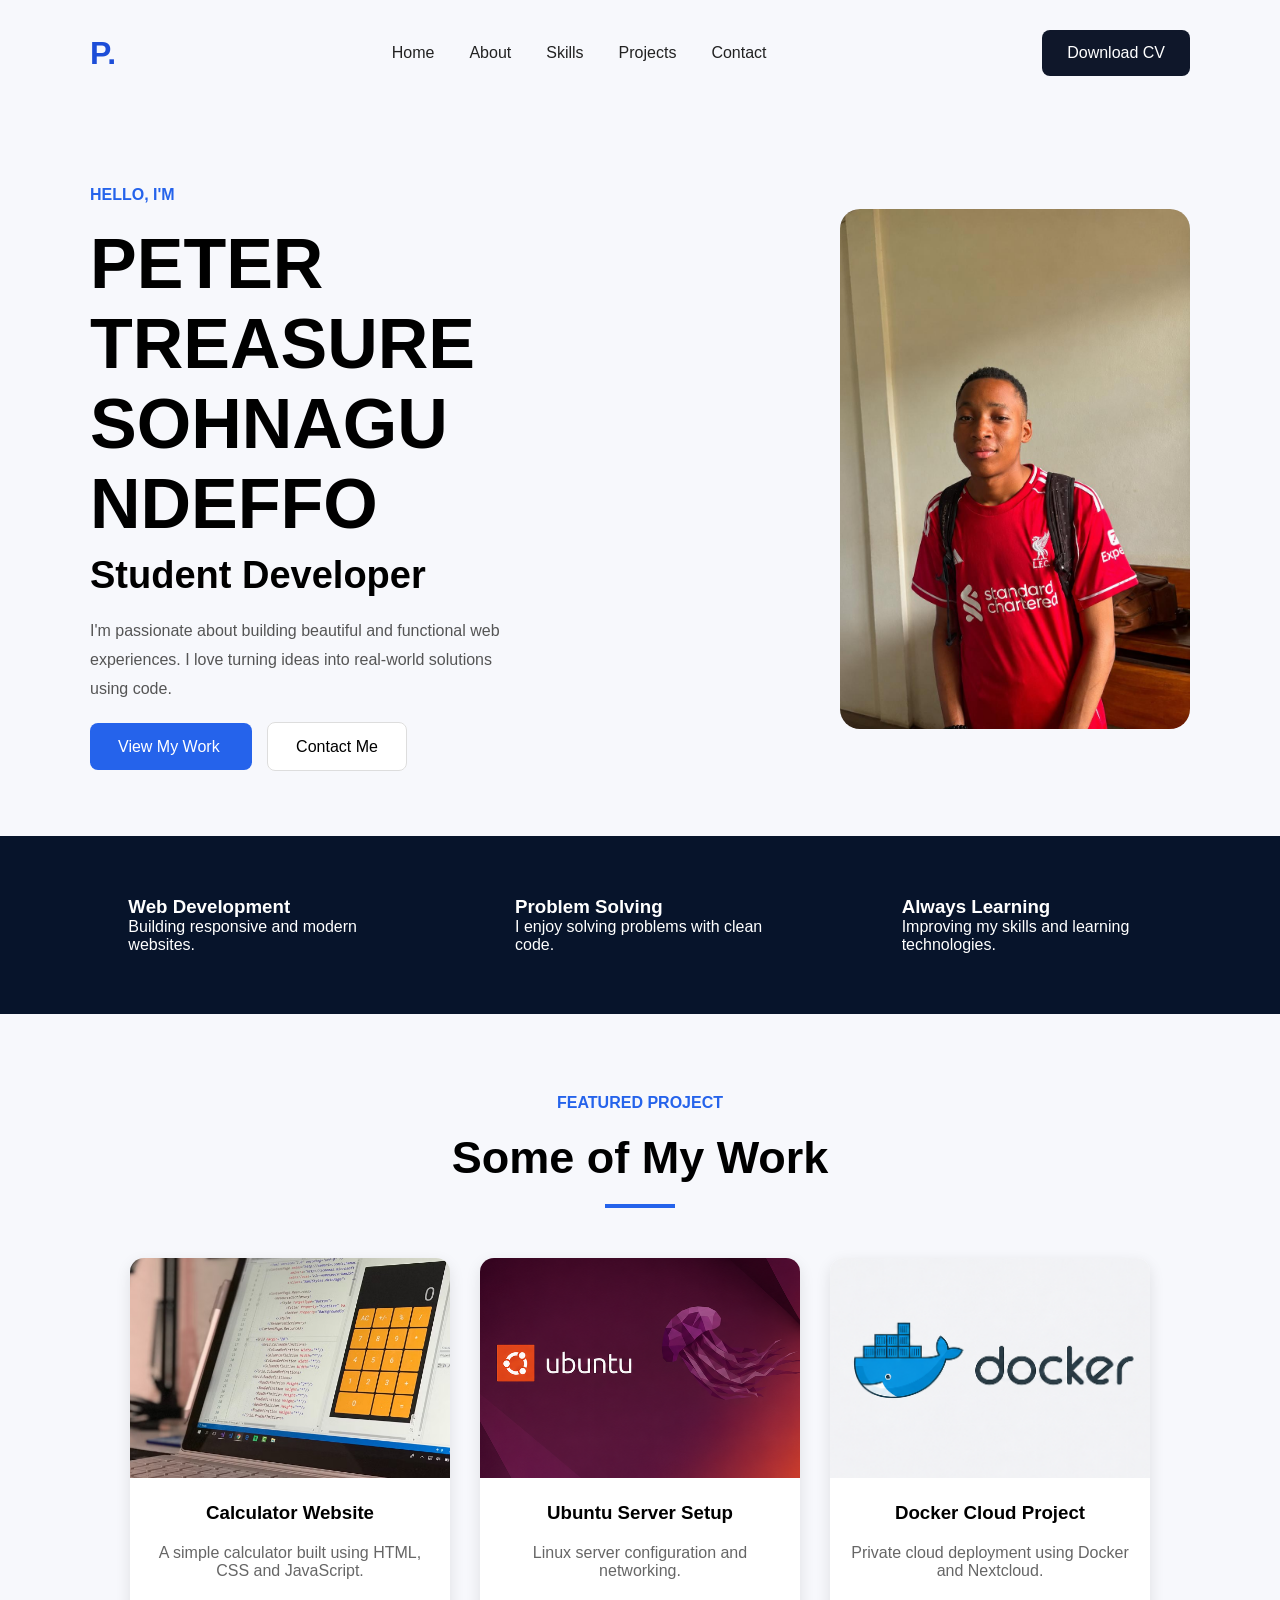
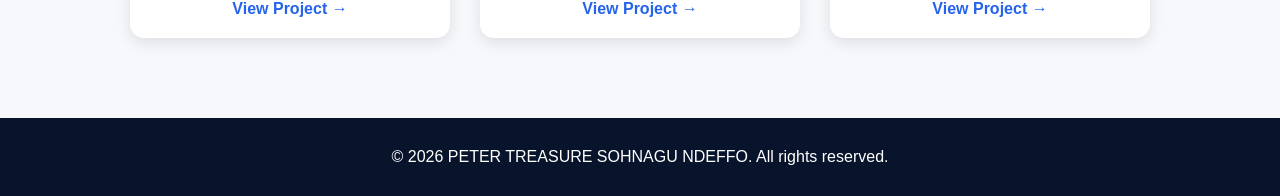
<file: index.html>
<!DOCTYPE html>
<html lang="en">
<head>
    <meta charset="UTF-8">
    <meta name="viewport" content="width=device-width, initial-scale=1.0">
    <title>PETER TREASURE SOHNAGU NDEFFO| Portfolio</title>
    <link rel="stylesheet" href="style.css">
</head>
<body>

    <!-- NAVBAR -->
    <header>
        <nav class="navbar">
            <div class="logo">P.</div>

            <ul class="nav-links">
                <li><a class="active" href="index.html">Home</a></li>
                <li><a href="about.html">About</a></li>
                <li><a href="skills.html">Skills</a></li>
                <li><a href="projects.html">Projects</a></li>
                <li><a href="contact.html">Contact</a></li>
            </ul>

                   <a href="PETER_TREASURE_SOHNAGU_NDEFFO_CV.pdf"
download
class="cv-btn">
    Download CV
</a>
        </nav>
    </header>

    <!-- HERO SECTION -->
    <section class="hero">

        <div class="hero-text">

            <p class="hello">
                HELLO, I'M
            </p>

            <h1>
               PETER TREASURE SOHNAGU NDEFFO
            </h1>

            <h2>
                Student Developer
            </h2>

            <p class="description">
                I'm passionate about building beautiful and functional
                web experiences. I love turning ideas into real-world
                solutions using code.
            </p>

            <div class="buttons">
                <a href="projects.html" class="blue-btn">
                    View My Work
                </a>

                <a href="contact.html" class="white-btn">
                    Contact Me
                </a>
            </div>

        </div>

        <!-- PROFILE IMAGE -->
        <div class="hero-image">

            <div class="circle-bg"></div>

            <img src="profile2.jpeg" alt="Profile">

            <div class="blue-dot"></div>

        </div>

    </section>

    <!-- FEATURE SECTION -->
    <section class="features">

        <div class="feature-box">
            <h3>Web Development</h3>
            <p>
                Building responsive and modern websites.
            </p>
        </div>

        <div class="feature-box">
            <h3>Problem Solving</h3>
            <p>
                I enjoy solving problems with clean code.
            </p>
        </div>

        <div class="feature-box">
            <h3>Always Learning</h3>
            <p>
                Improving my skills and learning technologies.
            </p>
        </div>

    </section>

    <!-- MY WORK -->
    <section class="work">

        <p class="featured">
            FEATURED PROJECT
        </p>

        <h2>
            Some of My Work
        </h2>

        <div class="line"></div>

        <div class="cards">

            <div class="card">
                <img src="images\calculator.avif">

                <h3>Calculator Website</h3>

                <p>
                    A simple calculator built using
                    HTML, CSS and JavaScript.
                </p>

                <a href="projects.html">
                    View Project →
                </a>
            </div>

            <div class="card">
                <img src="images\ubuntu.jpg.png">

                <h3>Ubuntu Server Setup</h3>

                <p>
                    Linux server configuration
                    and networking.
                </p>

                <a href="projects.html">
                    View Project →
                </a>
            </div>

            <div class="card">
                <img src="docker.jpg.png">

                <h3>Docker Cloud Project</h3>

                <p>
                    Private cloud deployment
                    using Docker and Nextcloud.
                </p>

                <a href="projects.html">
                    View Project →
                </a>
            </div>

        </div>

    </section>

    <!-- FOOTER -->
    <footer>
        <p>
            © 2026 PETER TREASURE SOHNAGU NDEFFO. All rights reserved.
        </p>
    </footer>
    <script>
          const reveals = document.querySelectorAll('.reveal');
  const obs = new IntersectionObserver(entries => {
    entries.forEach(e => {
      if (e.isIntersecting) { e.target.classList.add('visible'); obs.unobserve(e.target); }
    });
  }, { threshold: 0.1 });
  reveals.forEach(r => obs.observe(r));
</script>
</body>

</html>
</file>
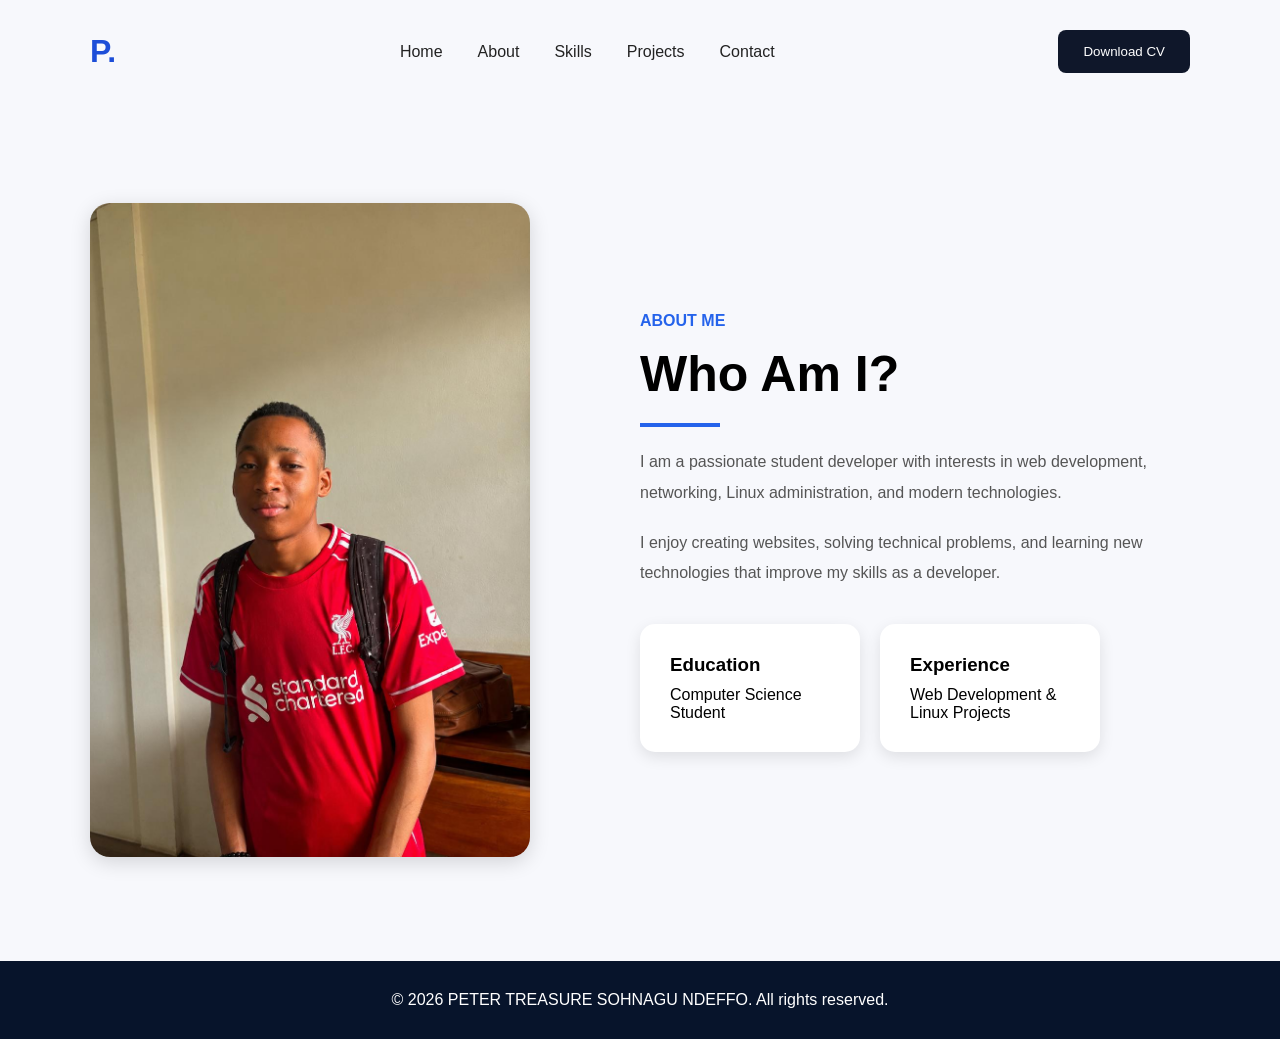
<file: about.html>
<!DOCTYPE html>
<html lang="en">
<head>
    <meta charset="UTF-8">
    <meta name="viewport" content="width=device-width, initial-scale=1.0">
    <title>About | Peter Treasure</title>
    <link rel="stylesheet" href="style.css">
</head>
<body>

    <!-- NAVBAR -->
    <header>
        <nav class="navbar">

            <div class="logo">P.</div>

            <ul class="nav-links">
                <li><a href="index.html">Home</a></li>
                <li><a class="active" href="about.html">About</a></li>
                <li><a href="skills.html">Skills</a></li>
                <li><a href="projects.html">Projects</a></li>
                <li><a href="contact.html">Contact</a></li>
            </ul>

            <button class="cv-btn">
                Download CV
            </button>

        </nav>
    </header>

    <!-- ABOUT SECTION -->

    <section class="about-page">

        <div class="about-image">
            <img src="profile2.jpeg" alt="Profile">
        </div>

        <div class="about-content">

            <p class="section-title">
                ABOUT ME
            </p>

            <h1>
                Who Am I?
            </h1>

            <div class="line-left"></div>

            <p class="about-text">
                I am a passionate student developer with interests
                in web development, networking, Linux administration,
                and modern technologies.
            </p>

            <p class="about-text">
                I enjoy creating websites, solving technical problems,
                and learning new technologies that improve my skills
                as a developer.
            </p>

            <div class="about-cards">

                <div class="info-card">
                    <h3>Education</h3>
                    <p>
                        Computer Science Student
                    </p>
                </div>

                <div class="info-card">
                    <h3>Experience</h3>
                    <p>
                        Web Development & Linux Projects
                    </p>
                </div>

            </div>

        </div>

    </section>

    <!-- FOOTER -->

    <footer>
        <p>
            © 2026 PETER TREASURE SOHNAGU NDEFFO. All rights reserved.
        </p>
    </footer>

</body>
</html>
</file>
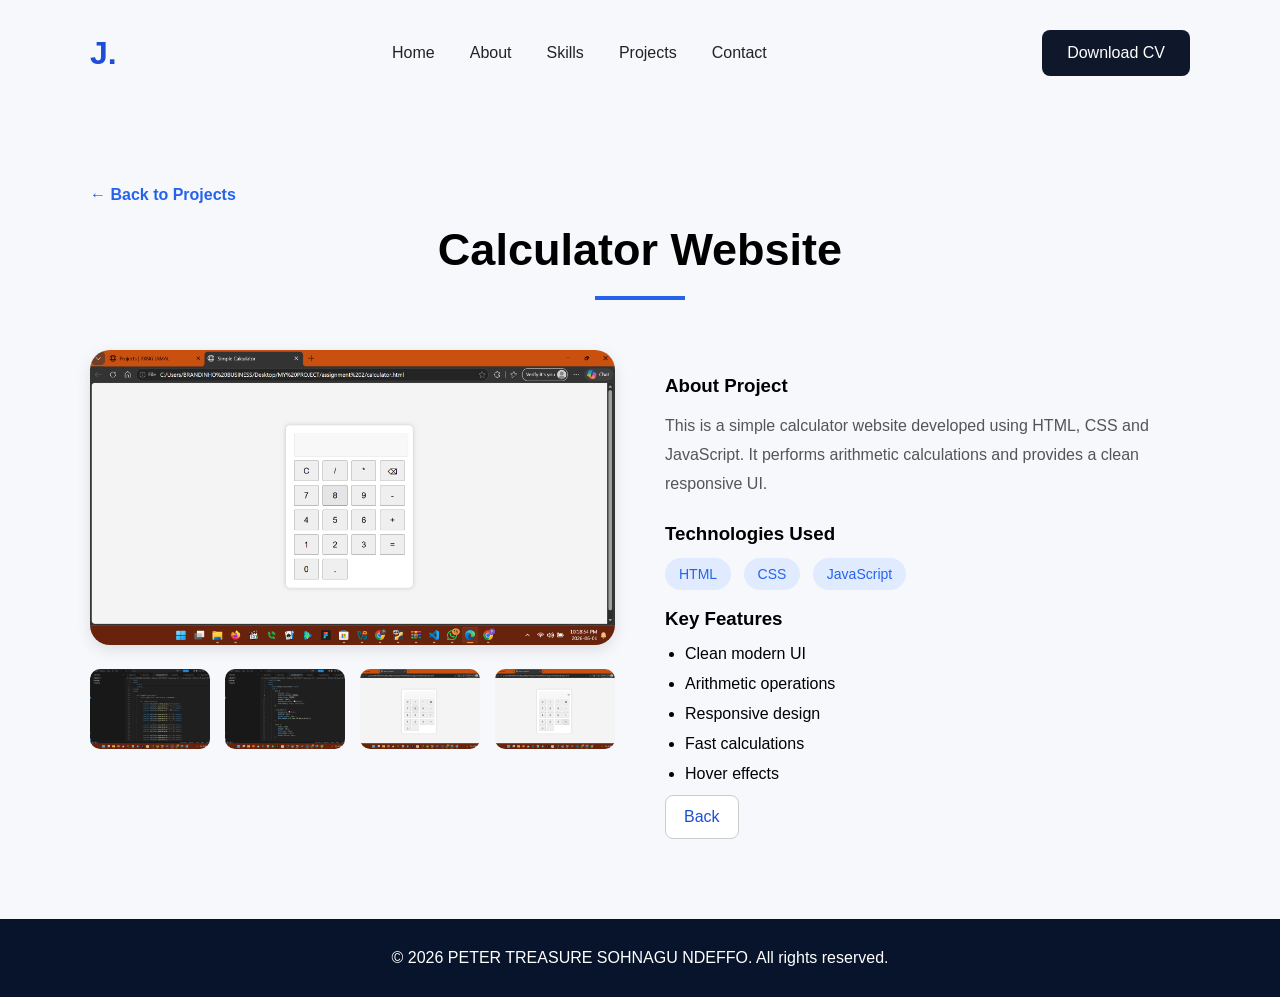
<file: calculator-project.html>
<!DOCTYPE html>
<html lang="en">
<head>
<meta charset="UTF-8">
<meta name="viewport"
content="width=device-width, initial-scale=1.0">

<title>Calculator Website</title>

<link rel="stylesheet" href="style.css">
</head>

<body>

<header>
    <nav class="navbar">

        <div class="logo">J.</div>

        <ul class="nav-links">
            <li><a href="index.html">Home</a></li>
            <li><a href="about.html">About</a></li>
            <li><a href="skills.html">Skills</a></li>
            <li><a class="active"
            href="projects.html">
            Projects
            </a></li>

            <li><a href="contact.html">
            Contact
            </a></li>
        </ul>

               <a href="PETER_TREASURE_SOHNAGU_NDEFFO_CV.pdf"
download
class="cv-btn">
    Download CV
</a>

    </nav>
</header>

<section class="single-project">

    <a href="projects.html"
    class="back-link">
    ← Back to Projects
    </a>

    <h1>
        Calculator Website
    </h1>

    <div class="line-center"></div>

    <div class="project-layout">

        <!-- LEFT -->
<div class="project-images">

    <img
    id="mainProjectImage"
    src="images\proofcal3.png"
    class="main-image">

    <div class="thumbnail-gallery">

        <img
        src="images\proofcal1.png"
        onclick="changeImage(this)">

        <img
        src="images\proofcal2.png"
        onclick="changeImage(this)">

        <img
        src="images\proofcal3.png"
        onclick="changeImage(this)">

        <img
        src="images\proofcal4.png"
        onclick="changeImage(this)">

    </div>

        </div>

        <!-- RIGHT -->

        <div class="project-info">

            <h3>About Project</h3>

            <p>
                This is a simple calculator
                website developed using HTML,
                CSS and JavaScript. It performs
                arithmetic calculations and
                provides a clean responsive UI.
            </p>

            <h3>
                Technologies Used
            </h3>

            <div class="tech-stack">
                <span>HTML</span>
                <span>CSS</span>
                <span>JavaScript</span>
            </div>

            <h3>
                Key Features
            </h3>

            <ul class="feature-list">
                <li>Clean modern UI</li>
                <li>Arithmetic operations</li>
                <li>Responsive design</li>
                <li>Fast calculations</li>
                <li>Hover effects</li>
            </ul>

            <div class="project-buttons">


                <a href="projects.html"
                class="code-btn">
                    Back
                </a>

            </div>

        </div>

    </div>

</section>

<footer>
    <p>
        © 2026 PETER TREASURE SOHNAGU NDEFFO.
        All rights reserved.
    </p>
</footer>

</body>
<script>
function changeImage(image){
    document.getElementById(
    "mainProjectImage"
    ).src = image.src;
}
</script>
</html>
</file>
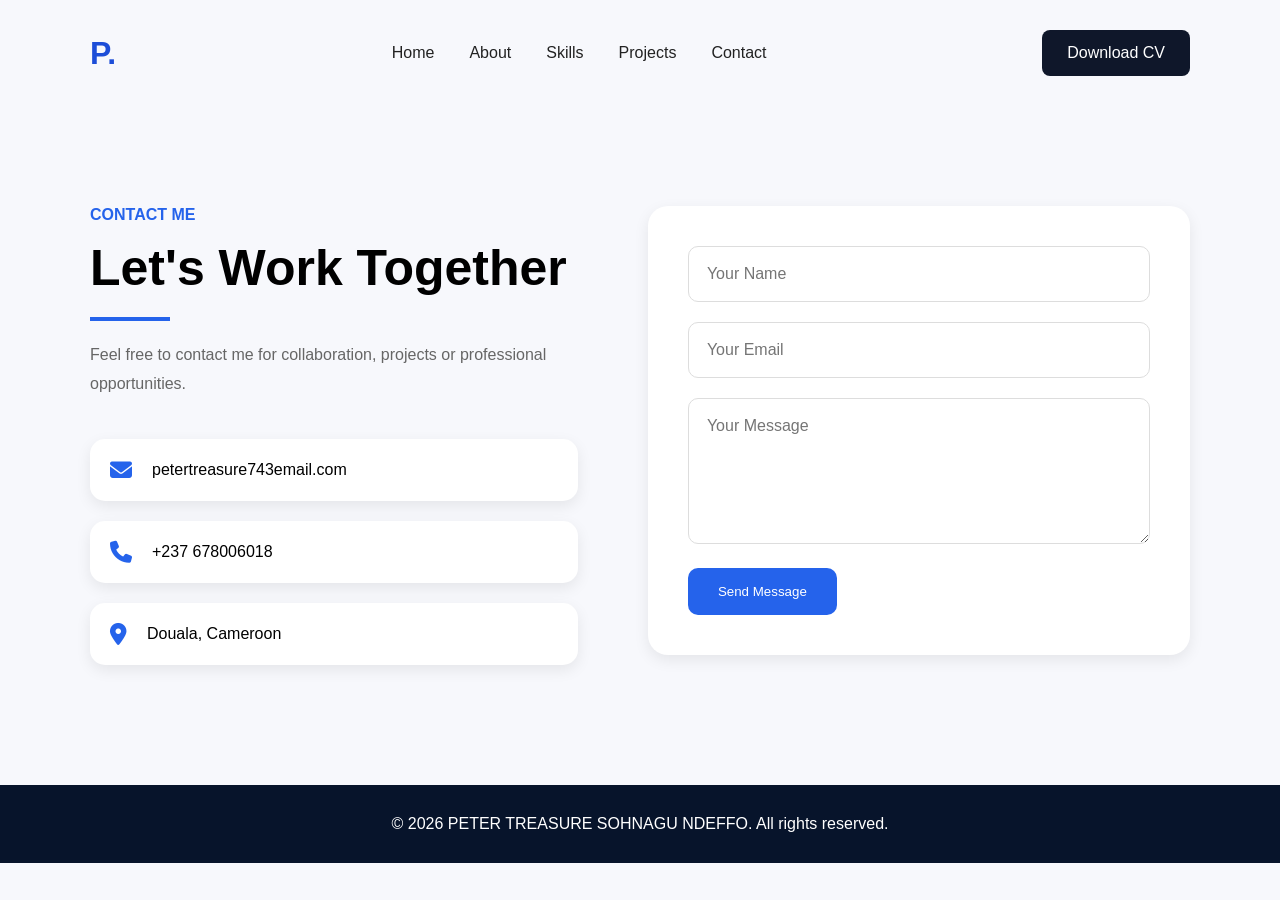
<file: contact.html>
<!DOCTYPE html>
<html lang="en">
<head>
    <meta charset="UTF-8">
    <meta name="viewport" content="width=device-width, initial-scale=1.0">
    <title>Contact | PETER TREASURE SOHNAGU NDEFFO</title>
    <link rel="stylesheet" href="style.css">

    <!-- ICONS -->
    <link rel="stylesheet"
    href="https://cdnjs.cloudflare.com/ajax/libs/font-awesome/6.5.1/css/all.min.css">
</head>
<body>

    <!-- NAVBAR -->
    <header>
        <nav class="navbar">

            <div class="logo">P.</div>

            <ul class="nav-links">
                <li><a href="index.html">Home</a></li>
                <li><a href="about.html">About</a></li>
                <li><a href="skills.html">Skills</a></li>
                <li><a href="projects.html">Projects</a></li>
                <li><a class="active" href="contact.html">Contact</a></li>
            </ul>

                   <a href="PETER_TREASURE_SOHNAGU_NDEFFO_CV.pdf"
download
class="cv-btn">
    Download CV
</a>

        </nav>
    </header>

    <!-- CONTACT SECTION -->

    <section class="contact-page">

        <div class="contact-left">

            <p class="section-title">
                CONTACT ME
            </p>

            <h1>
                Let's Work Together
            </h1>

            <div class="line-left"></div>

            <p class="contact-description">
                Feel free to contact me for collaboration,
                projects or professional opportunities.
            </p>

            <div class="contact-info">

                <div class="contact-box">
                    <i class="fas fa-envelope"></i>
                    <span>petertreasure743email.com</span>
                </div>

                <div class="contact-box">
                    <i class="fas fa-phone"></i>
                    <span>+237 678006018</span>
                </div>

                <div class="contact-box">
                    <i class="fas fa-location-dot"></i>
                    <span>Douala, Cameroon</span>
                </div>

            </div>

        </div>

        <!-- CONTACT FORM -->

        <div class="contact-right">

            <form>

                <input type="text"
                placeholder="Your Name" required>

                <input type="email"
                placeholder="Your Email" required>

                <textarea
                placeholder="Your Message"
                rows="6"></textarea>

                <button type="submit"
                class="send-btn">
                    Send Message
                </button>

            </form>

        </div>

    </section>

    <!-- FOOTER -->

    <footer>
        <p>
            © 2026 PETER TREASURE SOHNAGU NDEFFO. All rights reserved.
        </p>
    </footer>

</body>
</html>
</file>
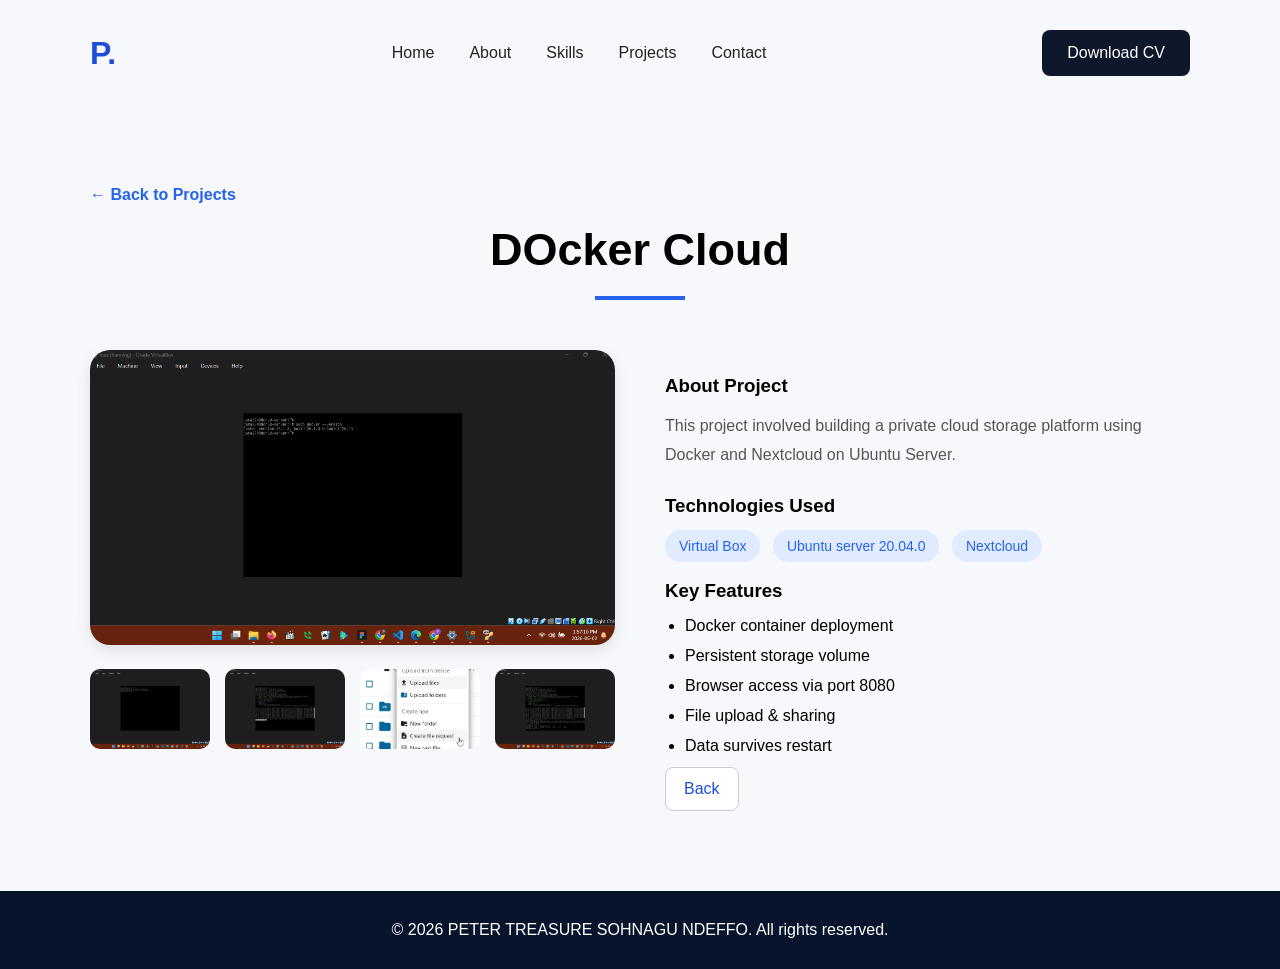
<file: docker-cloud proof.html>
<!DOCTYPE html>
<html lang="en">
<head>
<meta charset="UTF-8">
<meta name="viewport"
content="width=device-width, initial-scale=1.0">

<title>Docker Cloud</title>

<link rel="stylesheet" href="style.css">
</head>

<body>

<header>
    <nav class="navbar">

        <div class="logo">P.</div>

        <ul class="nav-links">
            <li><a href="index.html">Home</a></li>
            <li><a href="about.html">About</a></li>
            <li><a href="skills.html">Skills</a></li>
            <li><a class="active"
            href="projects.html">
            Projects
            </a></li>

            <li><a href="contact.html">
            Contact
            </a></li>
        </ul>

              <a href="PETER_TREASURE_SOHNAGU_NDEFFO_CV.pdf"
download
class="cv-btn">
    Download CV
</a>

    </nav>
</header>

<section class="single-project">

    <a href="projects.html"
    class="back-link">
    ← Back to Projects
    </a>

    <h1>
        DOcker Cloud
    </h1>

    <div class="line-center"></div>

    <div class="project-layout">

        <!-- LEFT -->
<div class="project-images">

    <img
    id="mainProjectImage"
    src="images\proofdock1.png"
    class="main-image">

    <div class="thumbnail-gallery">

        <img
        src="images\proofdock1.png"
        onclick="changeImage(this)">

        <img
        src="images\proofdock2.png"
        onclick="changeImage(this)">

        <img
        src="images\proofdock3.jpg"
        onclick="changeImage(this)">

        <img
        src="images\proofdock4.png"
        onclick="changeImage(this)">
        

    </div>

        </div>

        <!-- RIGHT -->

        <div class="project-info">

            <h3>About Project</h3>

            <p>
This project involved building a private cloud storage 
platform using Docker 
and Nextcloud on Ubuntu Server.
            </p>

            <h3>
                Technologies Used
            </h3>

            <div class="tech-stack">
                <span>Virtual Box</span>
                <span>Ubuntu server 20.04.0</span>
                <span>Nextcloud</span>
            </div>

            <h3>
                Key Features
            </h3>

            <ul class="feature-list">
        <li> Docker container deployment</li>
            <li>Persistent storage volume</li>
            <li>Browser access via port 8080</li>
            <li>File upload & sharing</li>
            <li>Data survives restart</li>
                
            </ul>

            <div class="project-buttons">


                <a href="projects.html"
                class="code-btn">
                    Back
                </a>

            </div>

        </div>

    </div>

</section>

<footer>
    <p>
        © 2026 PETER TREASURE SOHNAGU NDEFFO.
        All rights reserved.
    </p>
</footer>

</body>
<script>
function changeImage(image){
    document.getElementById(
    "mainProjectImage"
    ).src = image.src;
}
    // Open image
mainImage.addEventListener("click", () => {
    modal.style.display = "flex";
    expandedImage.src = mainImage.src;
    zoomLevel = 1;
    expandedImage.style.transform = "scale(1)";
});

// Close modal
closeBtn.addEventListener("click", () => {
    modal.style.display = "none";
});

// Click outside closes
modal.addEventListener("click", (e) => {
    if (e.target === modal) {
        modal.style.display = "none";
    }
});

// Zoom on click
expandedImage.addEventListener("click", () => {
    zoomLevel += 0.5;

    if (zoomLevel > 3) {
        zoomLevel = 1;
    }

    expandedImage.style.transform =
        `scale(${zoomLevel})`;
});
</script>
</html>
</file>
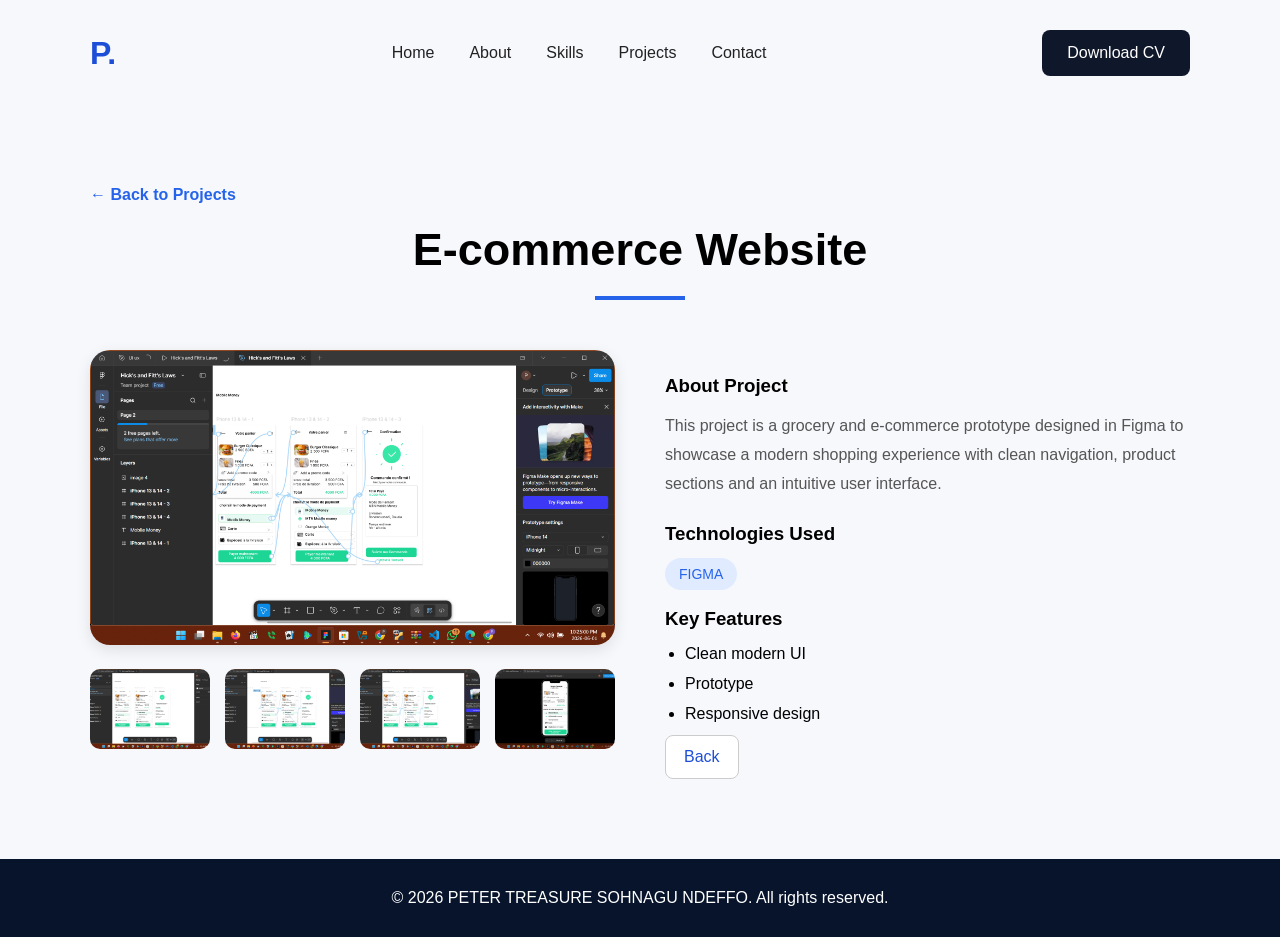
<file: grocerywebsite-project.html>
<!DOCTYPE html>
<html lang="en">
<head>
<meta charset="UTF-8">
<meta name="viewport"
content="width=device-width, initial-scale=1.0">

<title>E-commerce Website</title>

<link rel="stylesheet" href="style.css">
</head>

<body>

<header>
    <nav class="navbar">

        <div class="logo">P.</div>

        <ul class="nav-links">
            <li><a href="index.html">Home</a></li>
            <li><a href="about.html">About</a></li>
            <li><a href="skills.html">Skills</a></li>
            <li><a class="active"
            href="projects.html">
            Projects
            </a></li>

            <li><a href="contact.html">
            Contact
            </a></li>
        </ul>

            <a href="PETER_TREASURE_SOHNAGU_NDEFFO_CV.pdf"
download
class="cv-btn">
    Download CV
</a>
    </nav>
</header>

<section class="single-project">

    <a href="projects.html"
    class="back-link">
    ← Back to Projects
    </a>

    <h1>
       E-commerce Website
    </h1>

    <div class="line-center"></div>

    <div class="project-layout">

        <!-- LEFT -->
<div class="project-images">

    <img
    id="mainProjectImage"
    src="images\prooffig3.png"
    class="main-image">

    <div class="thumbnail-gallery">

        <img
        src="images\prooffig1.png"
        onclick="changeImage(this)">

        <img
        src="images\prooffig2.png"
        onclick="changeImage(this)">

        <img
        src="images\prooffig3.png"
        onclick="changeImage(this)">

        <img
        src="images\prooffig4.png"
        onclick="changeImage(this)">

    </div>

        </div>

        <!-- RIGHT -->

        <div class="project-info">

            <h3>About Project</h3>

            <p>
                This project is a grocery and e-commerce
prototype designed in Figma to showcase
a modern shopping experience with clean
navigation, product sections and an
intuitive user interface.
            </p>

            <h3>
                Technologies Used
            </h3>

            <div class="tech-stack">
                <span>FIGMA</span>
            </div>

            <h3>
                Key Features
            </h3>

            <ul class="feature-list">
                <li>Clean modern UI</li>
                <li>Prototype</li>
                <li>Responsive design</li>
                
            </ul>

            <div class="project-buttons">


                <a href="projects.html"
                class="code-btn">
                    Back
                </a>

            </div>

        </div>

    </div>

</section>

<footer>
    <p>
        © 2026 PETER TREASURE SOHNAGU NDEFFO.
        All rights reserved.
    </p>
</footer>

</body>
<script>
function changeImage(image){
    document.getElementById(
    "mainProjectImage"
    ).src = image.src;
}
</script>
</html>
</file>
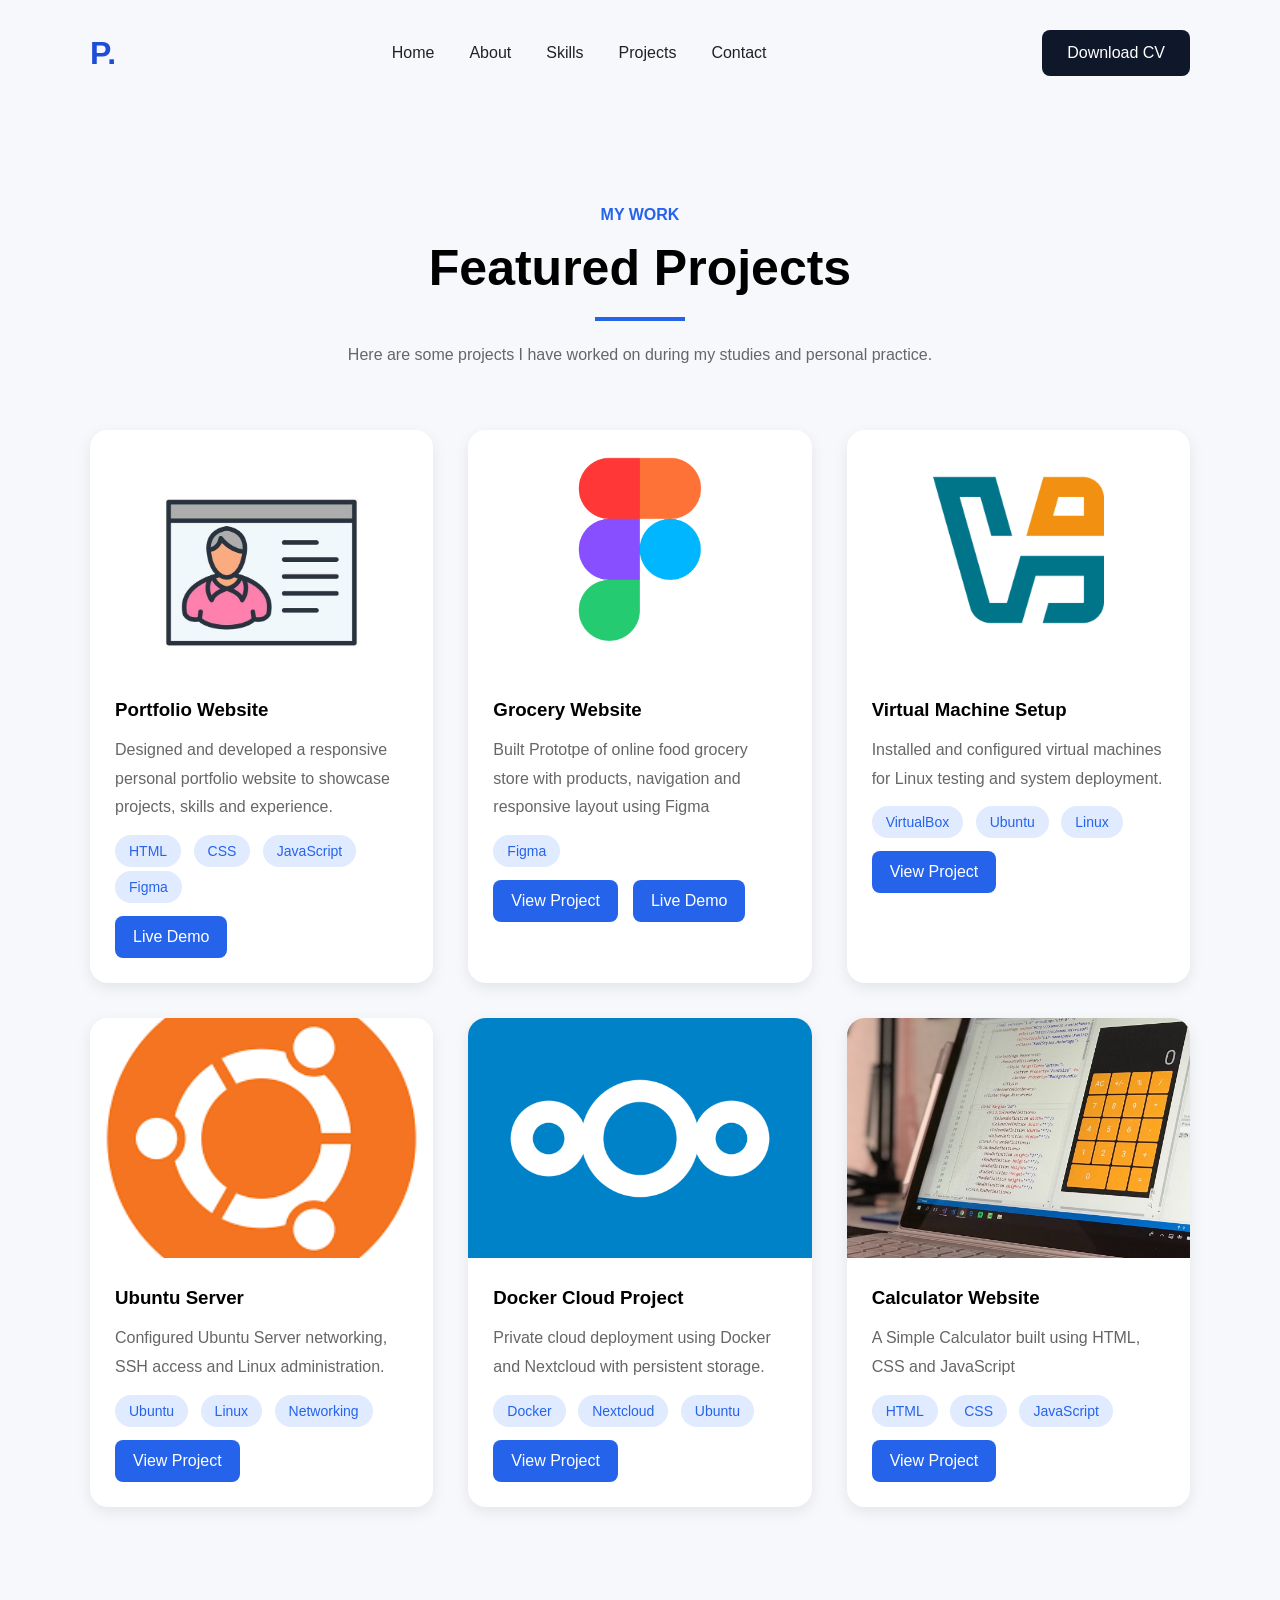
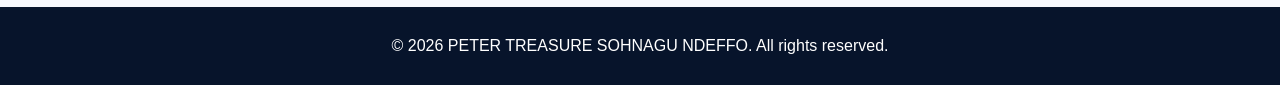
<file: projects.html>
<!DOCTYPE html>
<html lang="en">
<head>
    <meta charset="UTF-8">
    <meta name="viewport" content="width=device-width, initial-scale=1.0">
    <title>Projects | PETER TREASURE SOHNAGU NDEFFO</title>
    <link rel="stylesheet" href="style.css">
</head>
<body>

<header>
    <nav class="navbar">

        <div class="logo">P.</div>

        <ul class="nav-links">
            <li><a href="index.html">Home</a></li>
            <li><a href="about.html">About</a></li>
            <li><a href="skills.html">Skills</a></li>
            <li><a class="active" href="projects.html">Projects</a></li>
            <li><a href="contact.html">Contact</a></li>
        </ul>

        <a href="PETER_TREASURE_SOHNAGU_NDEFFO_CV.pdf"
download
class="cv-btn">
    Download CV
</a>

    </nav>
</header>

<section class="projects-page">

    <div class="projects-header">

        <p class="section-title">
            MY WORK
        </p>

        <h1>
            Featured Projects
        </h1>

        <div class="line-center"></div>

        <p class="projects-description">
            Here are some projects I have worked on
            during my studies and personal practice.
        </p>

    </div>

    <div class="projects-grid">

        <!-- PORTFOLIO -->

        <div class="project-card">
            <img src="images\portfolio_logo.jpg">

            <div class="project-content">
                <h3>Portfolio Website</h3>

                <p>
                    Designed and developed a responsive
                    personal portfolio website to showcase
                    projects, skills and experience.
                </p>

                <div class="tech-stack">
                    <span>HTML</span>
                    <span>CSS</span>
                    <span>JavaScript</span><br></br>
                    <span>Figma</span>
                </div>

                <div class="project-buttons">
                    <a href="https://portfolio-peter-treasure.vercel.app"
                    target="_blank"
                    class="live-btn">
                        Live Demo
                    </a>

                 
                </div>
            </div>
        </div>

        <!-- E-COMMERCE -->

        <div class="project-card">
            <img src="images/figma.png">

            <div class="project-content">
                <h3>Grocery Website</h3>

                <p>
                    Built Prototpe of online food grocery store
                    with products, navigation and
                    responsive layout using Figma
                </p>

                <div class="tech-stack">
                    <span>Figma</span>
                </div>

                <div class="project-buttons">
                    <a href="grocerywebsite-project.html"
                    
                    class="live-btn">
                       View Project
                    </a>
                       <a href="https://www.figma.com/proto/eSbsTU2SOwypz7mSZrmr6m/TP-UI-UX-Design?node-id=37-9&t=VnLMiFQODiqNyZEf-1"
                    target="_blank"
                    class="live-btn">
                       Live Demo
                    </a>

                   
                </div>
            </div>
        </div>

        <!-- VIRTUAL MACHINE -->

        <div class="project-card">
            <img src="images/VM2.png">

            <div class="project-content">
                <h3>Virtual Machine Setup</h3>

                <p>
                    Installed and configured virtual
                    machines for Linux testing and
                    system deployment.
                </p>

                <div class="tech-stack">
                    <span>VirtualBox</span>
                    <span>Ubuntu</span>
                    <span>Linux</span>
                </div>

                <div class="project-buttons">
                    <a href="virtualmachine-project.html"
                    class="live-btn">
                        View Project
                    </a>

                 
                </div>
            </div>
        </div>

        <!-- UBUNTU SERVER -->

        <div class="project-card">
            <img src="images\ubuntu server.png">

            <div class="project-content">
                <h3>Ubuntu Server</h3>

                <p>
                    Configured Ubuntu Server networking,
                    SSH access and Linux administration.
                </p>

                <div class="tech-stack">
                    <span>Ubuntu</span>
                    <span>Linux</span>
                    <span>Networking</span>
                </div>

                <div class="project-buttons">
                    <a href="ubuntu-project.html"
                    class="live-btn">
                        View Project
                    </a>

                   
                </div>
            </div>
        </div>

        <!-- DOCKER CLOUD -->

        <div class="project-card">
            <img src="images\nextcloud_icon.png">

            <div class="project-content">
                <h3>Docker Cloud Project</h3>

                <p>
                    Private cloud deployment using
                    Docker and Nextcloud with
                    persistent storage.
                </p>

                <div class="tech-stack">
                    <span>Docker</span>
                    <span>Nextcloud</span>
                    <span>Ubuntu</span>
                </div>

                <div class="project-buttons">
                    <a href="docker-cloud proof.html"
                    class="live-btn">
                        View Project
                    </a>

            </div>
            </div>
        </div>

        <!-- CALCULATOR WEBSITE -->

        <div class="project-card">
            <img src="images\calculator.avif">

            <div class="project-content">
                <h3>Calculator Website</h3>

                <p>
                   A Simple Calculator built using HTML, CSS and JavaScript
                </p>

                <div class="tech-stack">
                    <span>HTML</span>
                    <span>CSS</span>
                    <span>JavaScript</span>
                </div>

                <div class="project-buttons">
                    <a href="calculator-project.html"
                    class="live-btn">
                        View Project
                    </a>
                </div>
            </div>
        </div>

    </div>
    

    </div>

</section>

<footer>
    <p>
        © 2026 PETER TREASURE SOHNAGU NDEFFO. All rights reserved.
    </p>
</footer>

</body>
</html>
</file>
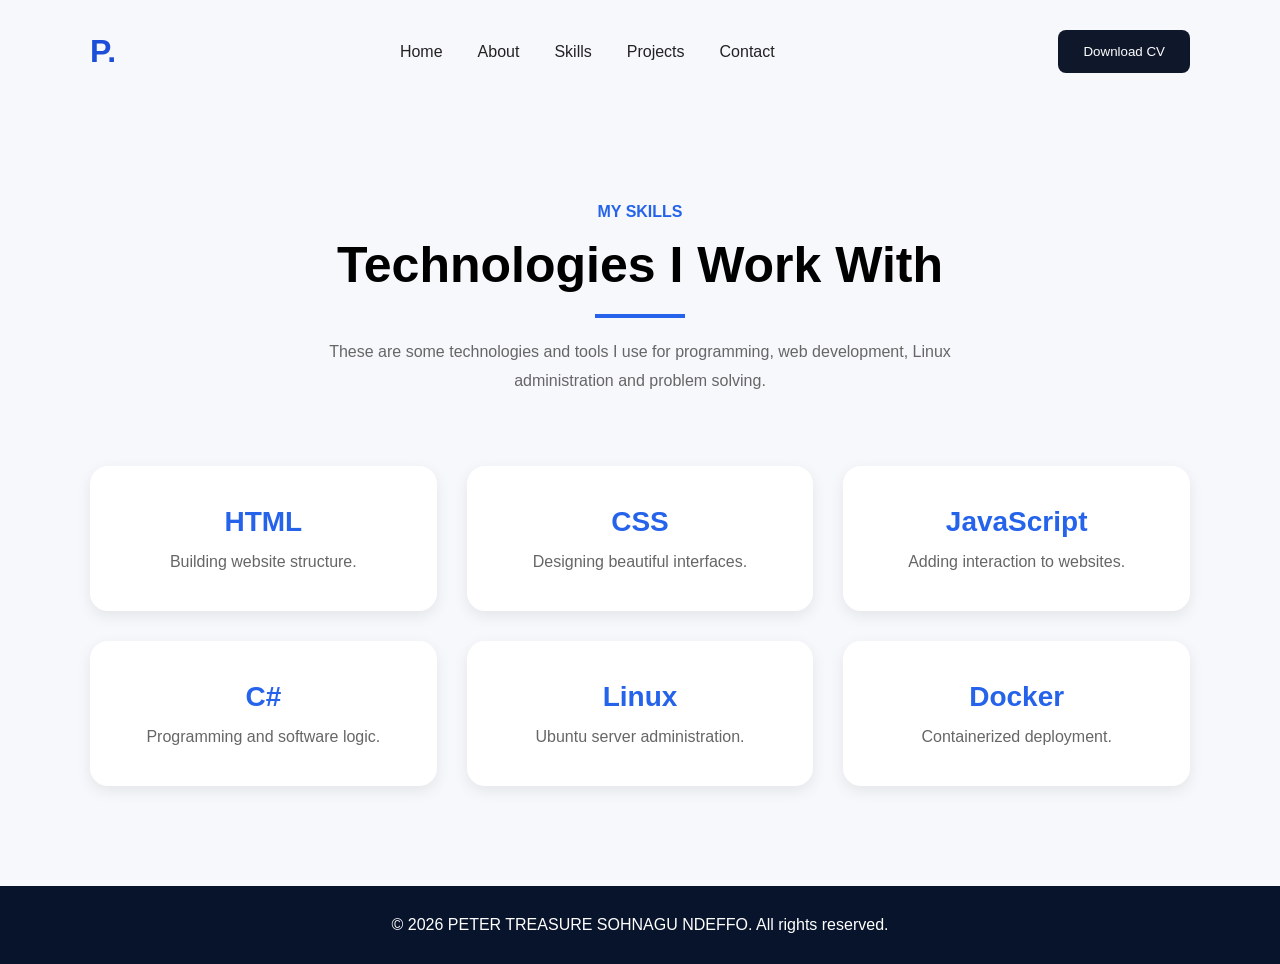
<file: skills.html>
<!DOCTYPE html>
<html lang="en">
<head>
    <meta charset="UTF-8">
    <meta name="viewport" content="width=device-width, initial-scale=1.0">
    <title>Skills | PETER TREASURE SOHNAGU NDEFFO</title>
    <link rel="stylesheet" href="style.css">
</head>
<body>

    <!-- NAVBAR -->
    <header>
        <nav class="navbar">

            <div class="logo">P.</div>

            <ul class="nav-links">
                <li><a href="index.html">Home</a></li>
                <li><a href="about.html">About</a></li>
                <li><a class="active" href="skills.html">Skills</a></li>
                <li><a href="projects.html">Projects</a></li>
                <li><a href="contact.html">Contact</a></li>
            </ul>

            <button class="cv-btn">
                Download CV
            </button>

        </nav>
    </header>

    <!-- SKILLS SECTION -->

    <section class="skills-page">

        <div class="skills-header">

            <p class="section-title">
                MY SKILLS
            </p>

            <h1>
                Technologies I Work With
            </h1>

            <div class="line-center"></div>

            <p class="skills-description">
                These are some technologies and tools
                I use for programming, web development,
                Linux administration and problem solving.
            </p>

        </div>

        <div class="skills-grid">

            <div class="skill-card">
                <h3>HTML</h3>
                <p>Building website structure.</p>
            </div>

            <div class="skill-card">
                <h3>CSS</h3>
                <p>Designing beautiful interfaces.</p>
            </div>

            <div class="skill-card">
                <h3>JavaScript</h3>
                <p>Adding interaction to websites.</p>
            </div>

            <div class="skill-card">
                <h3>C#</h3>
                <p>Programming and software logic.</p>
            </div>

            <div class="skill-card">
                <h3>Linux</h3>
                <p>Ubuntu server administration.</p>
            </div>

            <div class="skill-card">
                <h3>Docker</h3>
                <p>Containerized deployment.</p>
            </div>

        </div>

    </section>

    <!-- FOOTER -->

    <footer>
        <p>
            © 2026 PETER TREASURE SOHNAGU NDEFFO. All rights reserved.
        </p>
    </footer>

</body>
</html>
</file>
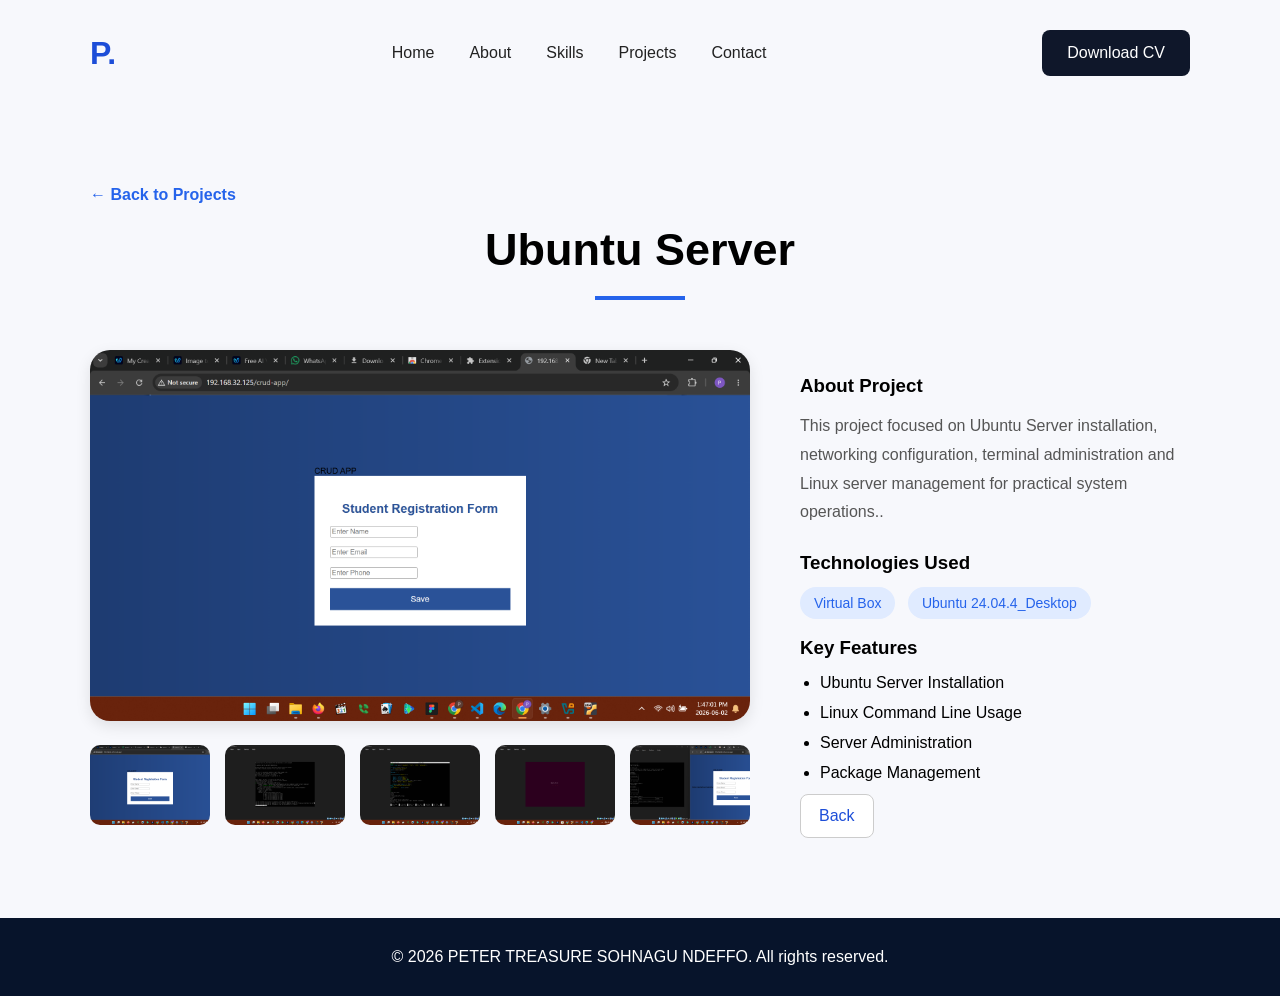
<file: ubuntu-project.html>
<!DOCTYPE html>
<html lang="en">
<head>
<meta charset="UTF-8">
<meta name="viewport"
content="width=device-width, initial-scale=1.0">

<title>Calculator Website</title>

<link rel="stylesheet" href="style.css">
</head>

<body>

<header>
    <nav class="navbar">

        <div class="logo">P.</div>

        <ul class="nav-links">
            <li><a href="index.html">Home</a></li>
            <li><a href="about.html">About</a></li>
            <li><a href="skills.html">Skills</a></li>
            <li><a class="active"
            href="projects.html">
            Projects
            </a></li>

            <li><a href="contact.html">
            Contact
            </a></li>
        </ul>

              <a href="PETER_TREASURE_SOHNAGU_NDEFFO_CV.pdf"
download
class="cv-btn">
    Download CV
</a>

    </nav>
</header>

<section class="single-project">

    <a href="projects.html"
    class="back-link">
    ← Back to Projects
    </a>

    <h1>
        Ubuntu Server
    </h1>

    <div class="line-center"></div>

    <div class="project-layout">

        <!-- LEFT -->
<div class="project-images">

    <img
    id="mainProjectImage"
    src="images\proofub1.png"
    class="main-image">

    <div class="thumbnail-gallery">

        <img
        src="images\proofub1.png"
        onclick="changeImage(this)">

        <img
        src="images\proofub3.png"
        onclick="changeImage(this)">

        <img
        src="images\proofub4.png"
        onclick="changeImage(this)">

        <img
        src="images\proofub5.png"
        onclick="changeImage(this)">
         <img
        src="images\proofub8.png"
        onclick="changeImage(this)">
        

    </div>

        </div>

        <!-- RIGHT -->

        <div class="project-info">

            <h3>About Project</h3>

            <p>
 This project focused on Ubuntu Server
installation, networking configuration,
terminal administration and Linux server
management for practical system operations..
            </p>

            <h3>
                Technologies Used
            </h3>

            <div class="tech-stack">
                <span>Virtual Box</span>
                <span>Ubuntu 24.04.4_Desktop</span>
            </div>

            <h3>
                Key Features
            </h3>

            <ul class="feature-list">
                <li>Ubuntu Server Installation</li>
                <li>Linux Command Line Usage</li>
                <li>Server Administration</li>
                <li>Package Management</li>

            </ul>

            <div class="project-buttons">


                <a href="projects.html"
                class="code-btn">
                    Back
                </a>

            </div>

        </div>

    </div>

</section>

<footer>
    <p>
        © 2026 PETER TREASURE SOHNAGU NDEFFO.
        All rights reserved.
    </p>
</footer>

</body>
<script>
function changeImage(image){
    document.getElementById(
    "mainProjectImage"
    ).src = image.src;
}
</script>
</html>
</file>
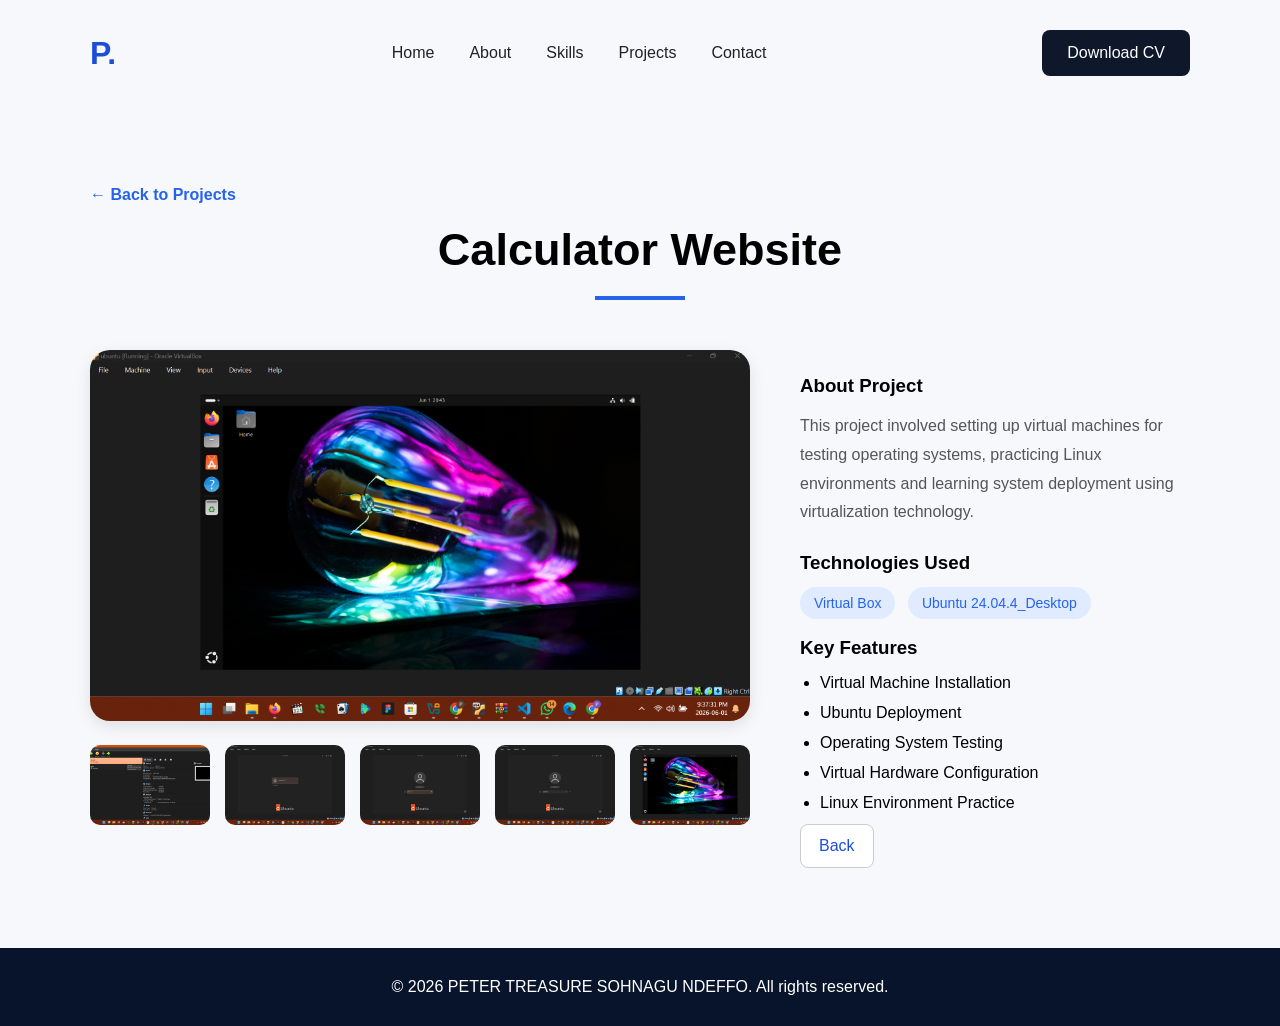
<file: virtualmachine-project.html>
<!DOCTYPE html>
<html lang="en">
<head>
<meta charset="UTF-8">
<meta name="viewport"
content="width=device-width, initial-scale=1.0">

<title>Calculator Website</title>

<link rel="stylesheet" href="style.css">
</head>

<body>

<header>
    <nav class="navbar">

        <div class="logo">P.</div>

        <ul class="nav-links">
            <li><a href="index.html">Home</a></li>
            <li><a href="about.html">About</a></li>
            <li><a href="skills.html">Skills</a></li>
            <li><a class="active"
            href="projects.html">
            Projects
            </a></li>

            <li><a href="contact.html">
            Contact
            </a></li>
        </ul>

              <a href="PETER_TREASURE_SOHNAGU_NDEFFO_CV.pdf"
download
class="cv-btn">
    Download CV
</a>

    </nav>
</header>

<section class="single-project">

    <a href="projects.html"
    class="back-link">
    ← Back to Projects
    </a>

    <h1>
        Calculator Website
    </h1>

    <div class="line-center"></div>

    <div class="project-layout">

        <!-- LEFT -->
<div class="project-images">

    <img
    id="mainProjectImage"
    src="images\proof6(VM).png"
    class="main-image">

    <div class="thumbnail-gallery">

        <img
        src="images\proof1(VM).png"
        onclick="changeImage(this)">

        <img
        src="images\proof3(VM).png"
        onclick="changeImage(this)">

        <img
        src="images\proof4(VM).png"
        onclick="changeImage(this)">

        <img
        src="images\proof5(VM).png"
        onclick="changeImage(this)">
         <img
        src="images\proof6(VM).png"
        onclick="changeImage(this)">
        

    </div>

        </div>

        <!-- RIGHT -->

        <div class="project-info">

            <h3>About Project</h3>

            <p>
           This project involved setting up virtual
machines for testing operating systems,
practicing Linux environments and learning
system deployment using virtualization
technology.
            </p>

            <h3>
                Technologies Used
            </h3>

            <div class="tech-stack">
                <span>Virtual Box</span>
                <span>Ubuntu 24.04.4_Desktop</span>
            </div>

            <h3>
                Key Features
            </h3>

            <ul class="feature-list">
                <li>Virtual Machine Installation</li>
                <li>Ubuntu Deployment</li>
                <li>Operating System Testing</li>
                <li>Virtual Hardware Configuration</li>
                <li>Linux Environment Practice</li>
                
            </ul>

            <div class="project-buttons">


                <a href="projects.html"
                class="code-btn">
                    Back
                </a>

            </div>

        </div>

    </div>

</section>

<footer>
    <p>
        © 2026 PETER TREASURE SOHNAGU NDEFFO.
        All rights reserved.
    </p>
</footer>

</body>
<script>
function changeImage(image){
    document.getElementById(
    "mainProjectImage"
    ).src = image.src;
}
</script>
</html>
</file>
<file: style.css>
*{
    margin:0;
    padding:0;
    box-sizing:border-box;
    font-family:Arial, sans-serif;
}

body{
    background:#f7f8fc;
}

/* NAVBAR */

.navbar{
    display:flex;
    justify-content:space-between;
    align-items:center;
    padding:30px 90px;
}

.logo{
    font-size:32px;
    font-weight:bold;
    color:#1d4ed8;
}

.nav-links{
    display:flex;
    list-style:none;
    gap:35px;
}

.nav-links a{
    text-decoration:none;
    color:#222;
    font-weight:500;
    position:relative;
    transition:0.3s ease;
    padding-bottom:5px;
}

/* HOVER EFFECT */

.nav-links a:hover{
    color:#2563eb;
}

/* UNDERLINE ANIMATION */

.nav-links a::after{
    content:'';
    position:absolute;
    left:0;
    bottom:0;
    width:0%;
    height:2px;
    background:#2563eb;
    transition:0.3s ease;
}

.nav-links a:hover::after{
    width:100%;
}

/* ACTIVE PAGE */

.active{
    color:#2563eb;
}

.active::after{
    width:100%;

}

.active{
    color:#2563eb;
}

.cv-btn{
    background:#0f172a;
    color:white;
    border:none;
    padding:14px 25px;
    border-radius:8px;
    cursor:pointer;
    transition:0.3s ease;
    text-decoration: none;
}

/* HOVER EFFECT */

.cv-btn:hover{
    background:#2563eb;
    transform:translateY(-3px);
    box-shadow:0 8px 20px rgba(37,99,235,0.3);
}

/* HERO */

.hero{
    display:flex;
    justify-content:space-between;
    align-items:center;
    padding:80px 90px;
}

.hero-text{
    width:50%;
}

.hello{
    color:#2563eb;
    font-weight:bold;
    margin-bottom:20px;
}

.hero h1{
    font-size:70px;
    margin-bottom:10px;
}

.hero h2{
    font-size:38px;
    margin-bottom:20px;
}

.description{
    color:#555;
    line-height:1.8;
    width:80%;
}

.buttons{
    margin-top:35px;
}

.blue-btn{
    background:#2563eb;
    color:white;
    text-decoration:none;
    padding:15px 28px;
    border-radius:8px;
    margin-right:15px;
}

.white-btn{
    background:white;
    border:1px solid #ddd;
    text-decoration:none;
    color:black;
    padding:15px 28px;
    border-radius:8px;
}

.hero-image{
    position:relative;
}

.circle-bg{
    width:350px;
    height:350px;
    background:#e5e7eb;
    border-radius:50%;
    position:absolute;
}

.hero-image img{
    width:350px;
    position:relative;
    z-index:2;
    border-radius:20px;
}

.blue-dot{
    width:22px;
    height:22px;
    background:#2563eb;
    border-radius:50%;
    position:absolute;
    right:0;
    bottom:20px;
}

/* FEATURES */

.features{
    background:#07142b;
    color:white;
    display:flex;
    justify-content:space-around;
    padding:60px;
}

.feature-box{
    width:250px;
}

/* WORK */

.work{
    text-align:center;
    padding:80px;
}

.featured{
    color:#2563eb;
    font-weight:bold;
}

.work h2{
    font-size:45px;
    margin:20px 0;
}

.line{
    width:70px;
    height:4px;
    background:#2563eb;
    margin:auto;
}

.cards{
    display:flex;
    gap:30px;
    margin-top:50px;
    justify-content:center;
}

.card{
    background:white;
    width:320px;
    border-radius:14px;
    overflow:hidden;
    box-shadow:0 5px 15px rgba(0,0,0,0.1);
}

.card img{
    width:100%;
    height:220px;
    object-fit:cover;
}

.card h3{
    padding:20px;
}

.card p{
    padding:0 20px;
    color:#666;
}

.card a{
    display:block;
    padding:20px;
    text-decoration:none;
    color:#2563eb;
    font-weight:bold;
}

/* FOOTER */

footer{
    background:#07142b;
    color:white;
    text-align:center;
    padding:30px;
}

/* ABOUT PAGE */

.about-page{
    display:flex;
    justify-content:space-between;
    align-items:center;
    padding:100px 90px;
    gap:80px;
}

.about-image{
    width:40%;
}

.about-image img{
    width:100%;
    border-radius:20px;
    box-shadow:0 5px 20px rgba(0,0,0,0.15);
}

.about-content{
    width:50%;
}

.section-title{
    color:#2563eb;
    font-weight:bold;
    margin-bottom:15px;
}

.about-content h1{
    font-size:50px;
}

.line-left{
    width:80px;
    height:4px;
    background:#2563eb;
    margin:20px 0;
}

.about-text{
    color:#555;
    line-height:1.9;
    margin-bottom:20px;
}

.about-cards{
    display:flex;
    gap:20px;
    margin-top:35px;
}

.info-card{
    background:white;
    padding:30px;
    border-radius:15px;
    box-shadow:0 5px 15px rgba(0,0,0,0.1);
    width:220px;
    transition:0.3s;
}

.info-card:hover{
    transform:translateY(-6px);
}

.info-card h3{
    margin-bottom:10px;
}
/* SKILLS PAGE */

.skills-page{
    padding:100px 90px;
    text-align:center;
}

.skills-header h1{
    font-size:50px;
    margin-top:10px;
}

.line-center{
    width:90px;
    height:4px;
    background:#2563eb;
    margin:20px auto;
}

.skills-description{
    color:#666;
    width:60%;
    margin:auto;
    line-height:1.8;
}

.skills-grid{
    display:grid;
    grid-template-columns:repeat(3,1fr);
    gap:30px;
    margin-top:70px;
}

.skill-card{
    background:white;
    padding:40px;
    border-radius:18px;
    box-shadow:0 5px 15px rgba(0,0,0,0.08);
    transition:0.3s ease;
}

.skill-card:hover{
    transform:translateY(-10px);
    box-shadow:0 10px 20px rgba(37,99,235,0.15);
}

.skill-card h3{
    font-size:28px;
    margin-bottom:15px;
    color:#2563eb;
}

.skill-card p{
    color:#666;
}
/* PROJECTS PAGE */

.projects-page{
    padding:100px 90px;
}

.projects-header{
    text-align:center;
}

.projects-header h1{
    font-size:50px;
    margin-top:10px;
}

.projects-description{
    color:#666;
    width:60%;
    margin:auto;
    line-height:1.8;
}

.projects-grid{
    display:grid;
    grid-template-columns:repeat(auto-fit, minmax(320px,1fr));
    gap:35px;
    margin-top:60px;
}

.project-card{
    background:white;
    border-radius:18px;
    overflow:hidden;
    box-shadow:0 5px 15px rgba(0,0,0,0.08);
    transition:0.3s ease;
}

.project-card:hover{
    transform:translateY(-10px);
    box-shadow:0 10px 25px rgba(37,99,235,0.15);
}

.project-card img{
    width:100%;
    height:240px;
    object-fit:cover;
}

.project-content{
    padding:25px;
}

.project-content h3{
    margin-bottom:15px;
}

.project-content p{
    color:#666;
    line-height:1.8;
}

.tech-stack{
    margin:20px 0;
}

.tech-stack span{
    background:#e0ebff;
    color:#2563eb;
    padding:8px 14px;
    border-radius:20px;
    font-size:14px;
    margin-right:8px;
}

.project-buttons{
    display:flex;
    gap:15px;
  
}

.live-btn{
    background:#2563eb;
    color:white;
    border:none;
    padding:12px 18px;
    border-radius:8px;
    cursor:pointer;
    transition:0.3s;
    text-decoration: none;
}

.live-btn:hover{
    background:#1d4ed8;
    transform:translateY(-3px);
}

.code-btn{
    background:white;
    border:1px solid #ccc;
    color: #1d4ed8;
    padding:12px 18px;
    border-radius:8px;
    cursor:pointer;
    transition:0.3s;
    text-decoration: none;
}

.code-btn:hover{
    background:#0f172a;
    color:white;
}
/* CONTACT PAGE */

.contact-page{
    display:flex;
    justify-content:space-between;
    gap:70px;
    padding:100px 90px;
}

.contact-left{
    width:45%;
}

.contact-left h1{
    font-size:50px;
}

.contact-description{
    color:#666;
    margin-top:20px;
    line-height:1.8;
}

.contact-info{
    margin-top:40px;
}

.contact-box{
    display:flex;
    align-items:center;
    gap:20px;
    background:white;
    padding:20px;
    border-radius:15px;
    margin-bottom:20px;
    box-shadow:0 5px 15px rgba(0,0,0,0.08);
    transition:0.3s;
}

.contact-box:hover{
    transform:translateX(8px);
}

.contact-box i{
    font-size:22px;
    color:#2563eb;
}

.contact-right{
    width:50%;
}

form{
    background:white;
    padding:40px;
    border-radius:20px;
    box-shadow:0 5px 15px rgba(0,0,0,0.08);
}

form input,
form textarea{
    width:100%;
    padding:18px;
    border:1px solid #ddd;
    border-radius:10px;
    margin-bottom:20px;
    font-size:16px;
}

.send-btn{
    background:#2563eb;
    color:white;
    border:none;
    padding:16px 30px;
    border-radius:10px;
    cursor:pointer;
    transition:0.3s;
}

.send-btn:hover{
    background:#1d4ed8;
    transform:translateY(-3px);
}
/* SINGLE PROJECT PAGE */

.single-project{
    padding:80px 90px;
}

.back-link{
    text-decoration:none;
    color:#2563eb;
    font-weight:600;
}

.single-project h1{
    text-align:center;
    font-size:45px;
    margin-top:20px;
}

.project-layout{
    display:flex;
    gap:50px;
    margin-top:50px;
}

.project-images{
    flex:1;
}

.main-image{
    width:100%;
    border-radius:20px;
    box-shadow:0 5px 15px
    rgba(0,0,0,0.1);
}

.thumbnail-gallery{
    display:flex;
    gap:15px;
    margin-top:20px;
}

.thumbnail-gallery img{
    width:120px;
    height:80px;
    object-fit:cover;
    border-radius:10px;
    cursor:pointer;
    transition:0.3s;
}

.thumbnail-gallery img:hover{
    transform:scale(1.05);
}
.modal {
    display: none;
    position: fixed;
    z-index: 999;
    inset: 0;
    background: rgba(0,0,0,0.9);
    justify-content: center;
    align-items: center;
}

.modal-content {
    max-width: 90%;
    max-height: 90vh;
    cursor: zoom-in;
    transition: transform 0.3s ease;
}

.close {
    position: absolute;
    top: 20px;
    right: 40px;
    color: white;
    font-size: 40px;
    cursor: pointer;
}
.project-info{
    flex:1;
}

.project-info h3{
    margin-top:25px;
    margin-bottom:15px;
}

.project-info p{
    color:#555;
    line-height:1.8;
}

.feature-list{
    padding-left:20px;
}

.feature-list li{
    margin-bottom:12px;
}
  /* RESPONSIVE */
  @media (max-width: 768px) {
    nav { padding: 1rem 1.5rem; }
    .nav-links { display: none; }
    .hero { grid-template-columns: 1fr; min-height: auto; padding: 7rem 1.5rem 3rem; }
    .hero-left { padding: 0; }
    .hero-right { display: none; }
    section { padding: 4rem 1.5rem; }
    .contact-grid { grid-template-columns: 1fr; gap: 2rem; }
    footer { padding: 1.5rem; flex-direction: column; gap: 0.5rem; text-align: center; }
  }
  /* SCROLL REVEAL */
  .reveal {
    opacity: 0;
    transform: translateY(30px);
    transition: opacity 0.8s ease, transform 0.8s ease;
  }
  .reveal.visible {
    opacity: 1;
    transform: translateY(0);
  }
</file>
